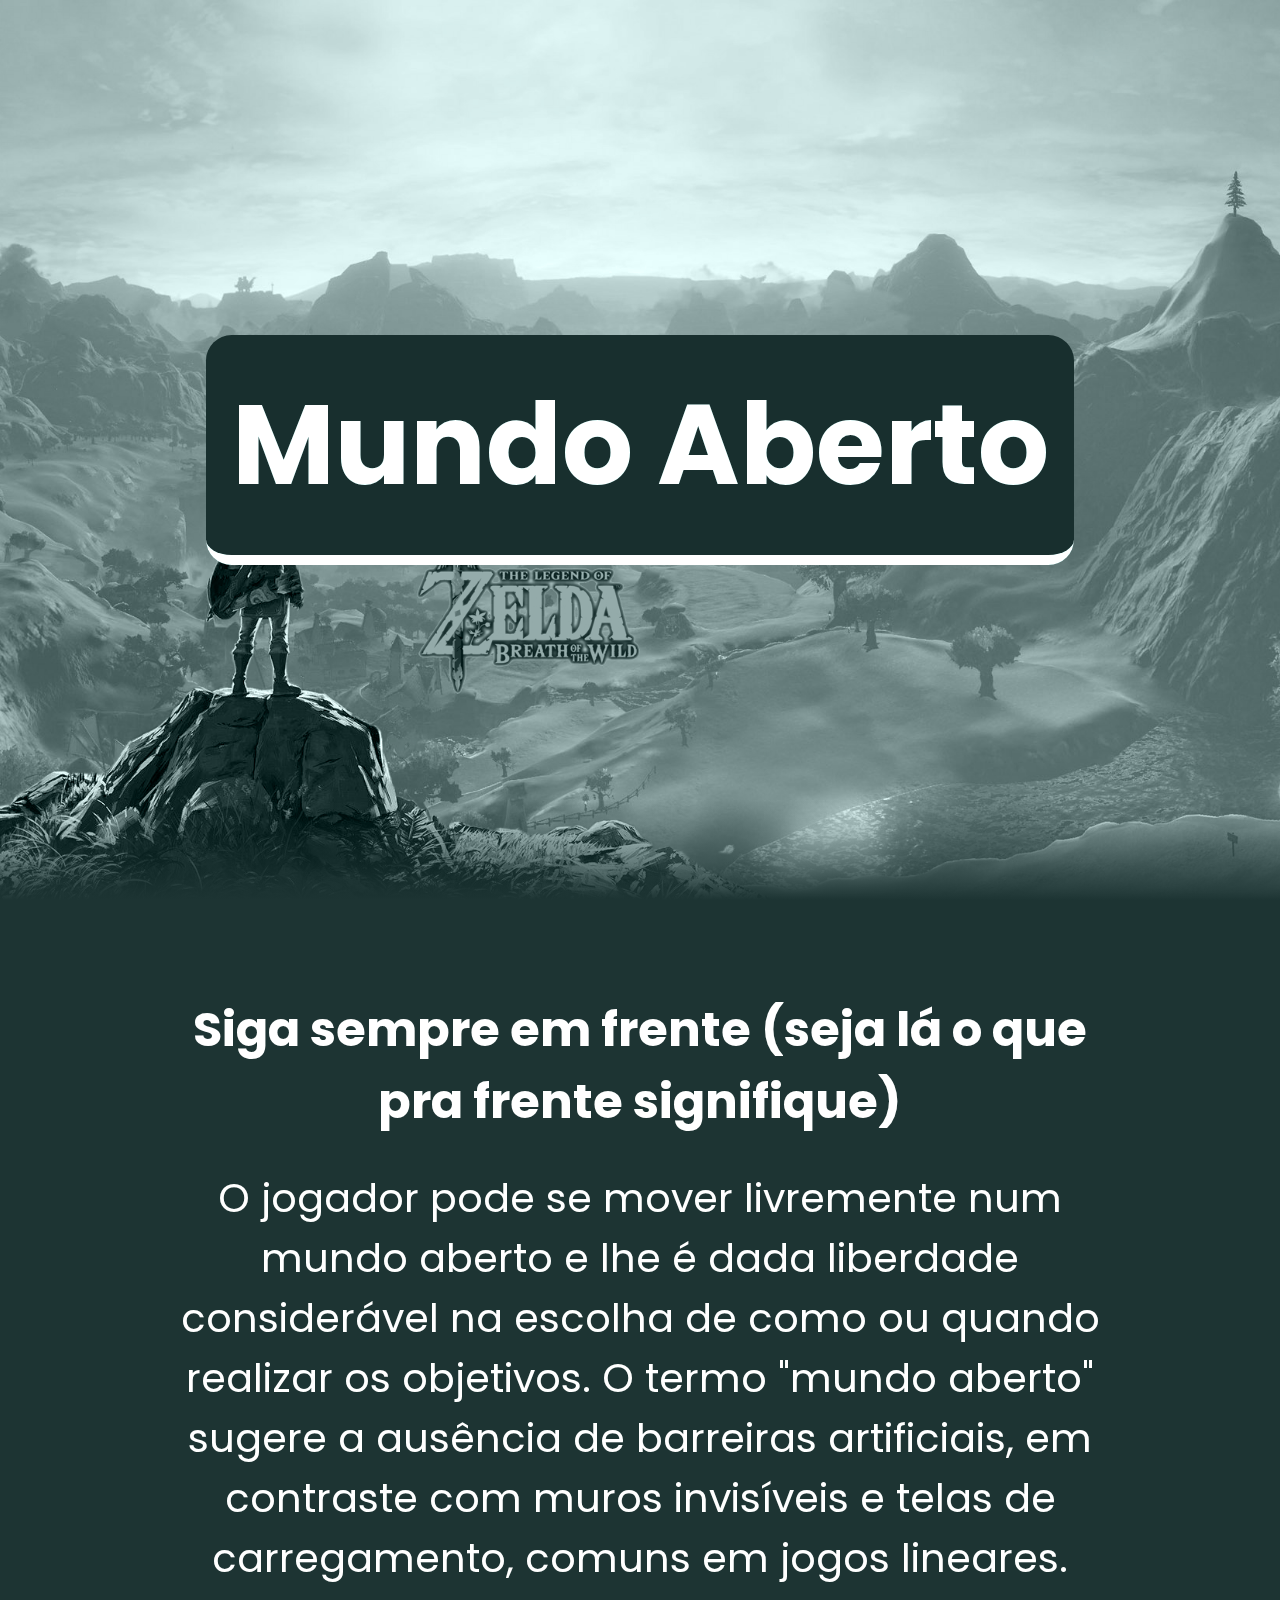
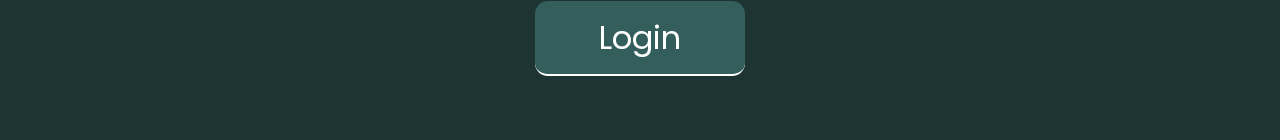
<file: index.html>
<!DOCTYPE html>
<html lang="pt-BR">

<head>
    <meta charset="UTF-8">
    <meta http-equiv="X-UA-Compatible" content="IE=edge">
    <meta name="viewport" content="width=device-width, initial-scale=1.0">
    <link rel="stylesheet" href="style.css">
    <title>Zelda Scroll</title>
</head>

<body>
    <section>
        <img src="assets/bg.png" id="bg">
        <img src="assets/logo.png" id="logo">
        <img src="assets/link.png" id="link">
        <h2 id="text">Mundo Aberto</h2>
    </section>
    <div class="text-box">
        <h1>Siga sempre em frente (seja lá o que pra frente signifique)</h1>
        <p>O jogador pode se mover livremente num mundo aberto e lhe é dada liberdade 
            considerável na escolha de como ou quando realizar os objetivos. O termo 
            "mundo aberto" sugere a ausência de barreiras artificiais, em 
            contraste com muros invisíveis e telas de carregamento, comuns em jogos lineares.
        </p>
        <a href="./pages/login.html"><button class="login">Login</button></a>
    </div>
    <script type="text/javascript">
        let bg = document.getElementById("bg");
        let link = document.getElementById("link");
        let logo = document.getElementById("logo");
        let text = document.getElementById("text");

        window.addEventListener('scroll', function () {
            var value = window.scrollY;

            bg.style.top = value * 0.5 + 'px';
            logo.style.left = -value * 0.85 + 'px';
            logo.style.top = value * 0.22 + 'px';
            link.style.top = value * 0.3 + 'px';
            text.style.top = value * 1 + 'px';
        })
    </script>
</body>

</html>
</file>
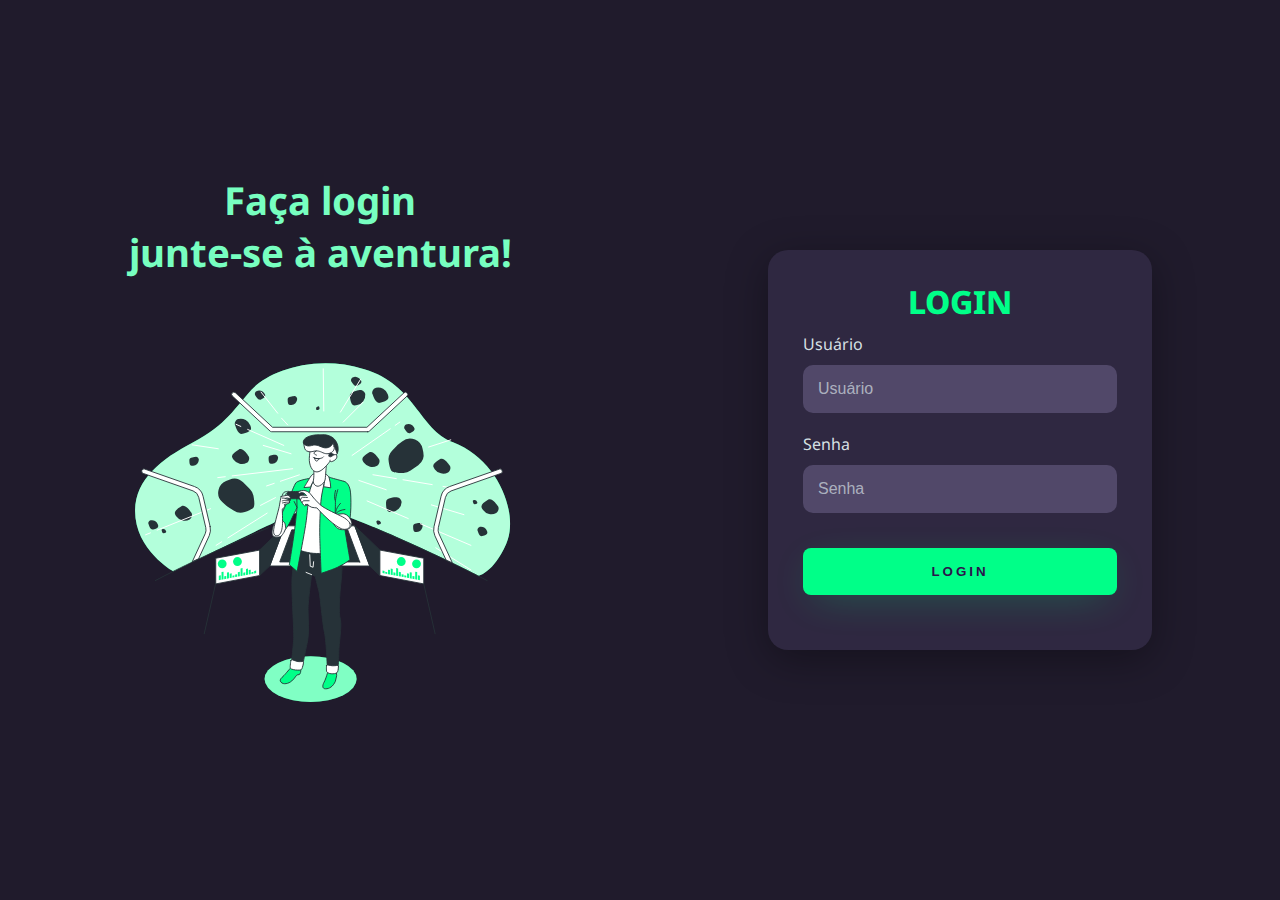
<file: pages/login.html>
<!DOCTYPE html>
<html lang="en">
<head>
    <meta charset="UTF-8">
    <meta http-equiv="X-UA-Compatible" content="IE=edge">
    <meta name="viewport" content="width=device-width, initial-scale=1.0">
    <link rel="stylesheet" href="style.css">
    <title>Login</title>
</head>
<body>
    <div class="main-login">
        <div class="left-login">
            <h1>Faça login <br>junte-se à aventura!</h1>
            <img src="vr-boy.svg" class="left-login-image" alt="virtual reality boy">
        </div>
        <div class="right-login">
            <div class="card-login">
                <h1>LOGIN</h1>
                <div class="textfield">
                    <label for="usuario">Usuário</label>
                    <input type="text" name="usuario" placeholder="Usuário" id="">
                </div>
                <div class="textfield">
                    <label for="senha">Senha</label>
                    <input type="password" name="senha" placeholder="Senha" id="">
                </div>
                <button class="btn-login">Login</button>
            </div>
        </div>
    </div>
</body>
</html>
</file>
<file: style.css>
@import url('https://fonts.googleapis.com/css2?family=Poppins:wght@300;400;500;600;700;800;900&display=swap');

* {
    margin: 0;
    padding: 0;
    font-family: 'Poppins', sans-serif;
}

body {
    background: #1D3433;
    min-height: 1500px;
}

section {
    position: relative;
    width: 100%;
    height: 100vh;
    overflow: hidden;
    display: flex;
    justify-content: center;
    align-items: center;
}

section:before {
    content: '';
    position: absolute;
    bottom: 0;
    width: 100%;
    height: 100px;
    background: linear-gradient(to top, #1D3433, transparent);
    z-index: 10000;
}

section:after {
    content: '';
    position: absolute;
    top: 0;
    left: 0;
    width: 100%;
    height: 100%;
    background: #1D3433;
    z-index: 10000;
    mix-blend-mode: color;
}

section img {
    position: absolute;
    top: 0;
    left: 0;
    width: 100%;
    height: 100%;
    object-fit: cover;
    pointer-events: none;
}

#text {
    position: relative;
    color: #fff;
    font-size: 7em;
    z-index: 1;
    background: rgb(35, 43, 37);
    padding: 2vw;
    border-radius: 2vw;
    border-bottom: solid white 10px;
}

#road {
    z-index: 2;
}

.text-box {
    margin: auto;
    width: 75vw;
    color: white;
    display: flex;
    flex-direction: column;
    align-items: center;
    text-align: center;
    padding: 5vw;
}

.text-box h1 {
    font-size: 36pt;
    margin: 30px 0;
}

.text-box p {
    font-size: 30pt;
}

.login {
    cursor: pointer;
    border-radius: 1vw;
    font-size: 24pt;
    margin-top: 1vw;
    padding: 1vw 5vw;
    background-color: #335e5b;
    border: none;
    border-bottom: #fff 2px solid;
    color: white;
}

.login:hover {
    background-color: #498682;
}
</file>
<file: pages/style.css>
@import url('https://fonts.googleapis.com/css2?family=Noto+Sans:wght@400;700&display=swap');

body {
    margin: 0;
    font-family: 'Noto Sans', sans-serif;
}

body * {
    box-sizing: border-box;
}

.main-login {
    width: 100vw;
    height: 100vh;
    background: #201b2c;
    display: flex;
    justify-content: center;
    align-items: center;
}

.left-login {
    width: 50vw;
    height: 100vh;
    display: flex;
    justify-content: center;
    align-items: center;
    flex-direction: column;
    text-align: center;
}

.left-login > h1 {
    color: #77ffc0;
    font-size: 3vw;
}

.left-login-image {
    width: 35vw;
}

.right-login {
    width: 50vw;
    height: 100vh;
    display: flex;
    justify-content: center;
    align-items: center;
}

.card-login {
    width: 60%;
    display: flex;
    justify-content: center;
    align-items: center;
    flex-direction: column;
    padding: 30px 35px;
    background: #2f2841;
    border-radius: 20px;
    box-shadow: 0px 10px 40px #00000056;
}

.card-login > h1 {
    color: #00ff88;
    font-weight: 800;
    margin: 0;
}

.textfield {
    width: 100%;
    display: flex;
    flex-direction: column;
    align-items: flex-start;
    justify-content: center;
    margin: 10px 0px;
}

.textfield > input {
    width: 100%;
    border: none;
    border-radius: 10px;
    padding: 15px;
    background: #514869;
    color: #f0ffffde;
    font-size: 12pt;
    box-shadow: px 10px 40px #00000056;
    outline: none;
    box-sizing: border-box;
}

.textfield > label {
    color: #f0ffffde;
    margin-bottom: 10px;
}

.textfield > input::placeholder {
    color: #f0ffff94;
}

.btn-login {
    width: 100%;
    padding: 16px 0px;
    margin: 25px;
    border: none;
    border-radius: 8px;
    outline: none;
    text-transform: uppercase;
    font-weight: 800;
    letter-spacing: 3px;
    color: #2b134b;
    background: #00ff88;
    cursor: pointer;
    box-shadow: 0px 10px 40px -12px #00ff8052;
}

@media only screen and (max-width: 950px) {
    .card-login {
        width: 85%;
    }
}

@media only screen and (max-width: 600px) {
    .main-login {
        flex-direction: column;
    }

    .left-login > h1 {
        display: none;
    }

    .left-login{
        width: 100%;
        height: auto;
    }

    .right-login{
        width: 100%;
        height: auto;
    }

    .left-login-image {
        width: 60vw;
    }

    .card-login{
        width: 90%;
    }
}
</file>
